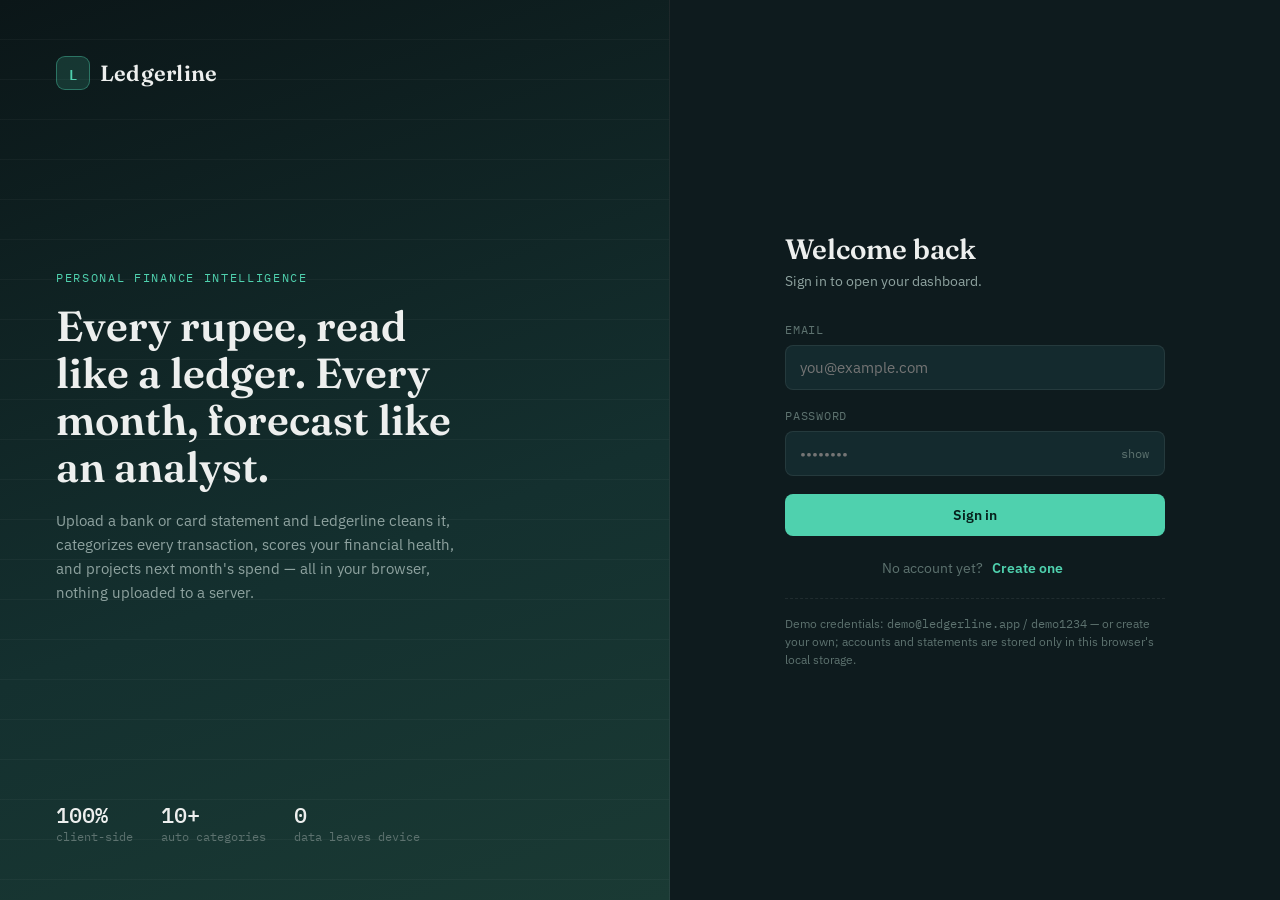
<file: index.html>
<!DOCTYPE html>
<html lang="en">
<head>
<meta charset="UTF-8">
<meta name="viewport" content="width=device-width, initial-scale=1.0">
<title>Ledgerline — Personal Finance Intelligence</title>
<link rel="preconnect" href="https://fonts.googleapis.com">
<link href="https://fonts.googleapis.com/css2?family=Fraunces:wght@500;600;700&family=IBM+Plex+Sans:wght@400;500;600&family=IBM+Plex+Mono:wght@400;500;600&display=swap" rel="stylesheet">
<link rel="stylesheet" href="css/style.css">
</head>
<body>

<div class="auth-page">
  <div class="auth-side">
    <div class="brand-mark"><span class="glyph">L</span> Ledgerline</div>
    <div class="pitch">
      <div class="eyebrow">Personal Finance Intelligence</div>
      <h1>Every rupee, read like a ledger. Every month, forecast like an analyst.</h1>
      <p>Upload a bank or card statement and Ledgerline cleans it, categorizes every transaction, scores your financial health, and projects next month's spend — all in your browser, nothing uploaded to a server.</p>
    </div>
    <div class="tape-stats">
      <div><strong>100%</strong>client-side</div>
      <div><strong>10+</strong>auto categories</div>
      <div><strong>0</strong>data leaves device</div>
    </div>
  </div>

  <div class="auth-form-wrap">
    <div class="auth-card">
      <div id="loginPanel">
        <h2>Welcome back</h2>
        <div class="sub">Sign in to open your dashboard.</div>
        <div class="auth-error" id="loginError">Incorrect email or password.</div>
        <form id="loginForm">
          <div class="field">
            <label for="loginEmail">Email</label>
            <input type="email" id="loginEmail" placeholder="you@example.com" required>
          </div>
          <div class="field">
            <label for="loginPass">Password</label>
            <div class="field-pass-wrap">
              <input type="password" id="loginPass" placeholder="••••••••" required>
              <button type="button" class="toggle-vis" data-target="loginPass">show</button>
            </div>
          </div>
          <button type="submit" class="btn btn-primary">Sign in</button>
        </form>
        <div class="auth-switch">No account yet? <button type="button" id="toSignup">Create one</button></div>
        <div class="form-note">Demo credentials: <span class="mono">demo@ledgerline.app</span> / <span class="mono">demo1234</span> — or create your own; accounts and statements are stored only in this browser's local storage.</div>
      </div>

      <div id="signupPanel" class="hidden">
        <h2>Create your account</h2>
        <div class="sub">Set up a login for this browser.</div>
        <div class="auth-error" id="signupError">Something's not right.</div>
        <form id="signupForm">
          <div class="field">
            <label for="suName">Full name</label>
            <input type="text" id="suName" placeholder="Asha Rao" required>
          </div>
          <div class="field">
            <label for="suEmail">Email</label>
            <input type="email" id="suEmail" placeholder="you@example.com" required>
          </div>
          <div class="field">
            <label for="suPass">Password</label>
            <div class="field-pass-wrap">
              <input type="password" id="suPass" placeholder="At least 6 characters" minlength="6" required>
              <button type="button" class="toggle-vis" data-target="suPass">show</button>
            </div>
          </div>
          <button type="submit" class="btn btn-primary">Create account</button>
        </form>
        <div class="auth-switch">Already have one? <button type="button" id="toLogin">Sign in</button></div>
      </div>
    </div>
  </div>
</div>

<script src="js/auth.js"></script>
</body>
</html>
</file>
<file: css/style.css>
/* ============================================================
   LEDGERLINE — design tokens
   ============================================================ */
:root {
  --ink: #0E1B1E;
  --ink-soft: #0F2023;
  --card: #142A2E;
  --card-alt: #1A3438;
  --card-border: rgba(237, 239, 238, 0.08);
  --line: rgba(237, 239, 238, 0.12);
  --teal: #4FD1AE;
  --teal-dim: rgba(79, 209, 174, 0.16);
  --amber: #E8A33D;
  --amber-dim: rgba(232, 163, 61, 0.16);
  --rose: #E1614F;
  --rose-dim: rgba(225, 97, 79, 0.16);
  --text: #EDEFEE;
  --text-muted: #8FA3A0;
  --text-faint: #5D726F;
  --radius: 14px;
  --radius-sm: 8px;
  --font-display: "Fraunces", "Georgia", serif;
  --font-body: "IBM Plex Sans", -apple-system, sans-serif;
  --font-mono: "IBM Plex Mono", "SFMono-Regular", monospace;
}

* { box-sizing: border-box; }

html, body {
  margin: 0;
  padding: 0;
  background: var(--ink);
  color: var(--text);
  font-family: var(--font-body);
  -webkit-font-smoothing: antialiased;
}

a { color: inherit; }

::selection { background: var(--teal-dim); color: var(--teal); }

::-webkit-scrollbar { width: 10px; height: 10px; }
::-webkit-scrollbar-track { background: transparent; }
::-webkit-scrollbar-thumb { background: var(--card-alt); border-radius: 10px; }

button {
  font-family: var(--font-body);
  cursor: pointer;
}

:focus-visible {
  outline: 2px solid var(--teal);
  outline-offset: 2px;
}

.mono { font-family: var(--font-mono); font-variant-numeric: tabular-nums; }

/* ============================================================
   LOGIN PAGE
   ============================================================ */
.auth-page {
  min-height: 100vh;
  display: grid;
  grid-template-columns: 1.1fr 1fr;
  background: var(--ink);
}

@media (max-width: 880px) {
  .auth-page { grid-template-columns: 1fr; }
  .auth-side { display: none; }
}

.auth-side {
  position: relative;
  background: linear-gradient(160deg, #0B1618 0%, #14302F 60%, #1A3A34 100%);
  padding: 56px;
  display: flex;
  flex-direction: column;
  justify-content: space-between;
  overflow: hidden;
  border-right: 1px solid var(--card-border);
}

.auth-side::after {
  content: "";
  position: absolute;
  inset: 0;
  background-image:
    repeating-linear-gradient(180deg, transparent 0 39px, rgba(237,239,238,0.035) 39px 40px);
  pointer-events: none;
}

.brand-mark {
  display: flex;
  align-items: center;
  gap: 10px;
  font-family: var(--font-display);
  font-size: 22px;
  font-weight: 600;
  letter-spacing: 0.01em;
  z-index: 1;
}

.brand-mark .glyph {
  width: 34px; height: 34px;
  border-radius: 9px;
  background: var(--teal-dim);
  border: 1px solid rgba(79,209,174,0.4);
  display: flex; align-items: center; justify-content: center;
  color: var(--teal);
  font-family: var(--font-mono);
  font-weight: 600;
  font-size: 14px;
}

.auth-side .pitch {
  z-index: 1;
  max-width: 420px;
}

.auth-side .pitch .eyebrow {
  font-family: var(--font-mono);
  font-size: 12px;
  letter-spacing: 0.14em;
  text-transform: uppercase;
  color: var(--teal);
  margin-bottom: 18px;
}

.auth-side .pitch h1 {
  font-family: var(--font-display);
  font-size: 42px;
  line-height: 1.12;
  font-weight: 600;
  margin: 0 0 18px;
}

.auth-side .pitch p {
  color: var(--text-muted);
  font-size: 15px;
  line-height: 1.6;
}

.tape-stats {
  z-index: 1;
  display: flex;
  gap: 28px;
  font-family: var(--font-mono);
}

.tape-stats div { font-size: 12px; color: var(--text-faint); }
.tape-stats strong { display: block; font-size: 22px; color: var(--text); font-weight: 500; }

.auth-form-wrap {
  display: flex;
  align-items: center;
  justify-content: center;
  padding: 40px 24px;
}

.auth-card {
  width: 100%;
  max-width: 380px;
}

.auth-card h2 {
  font-family: var(--font-display);
  font-size: 28px;
  margin: 0 0 6px;
  font-weight: 600;
}

.auth-card .sub {
  color: var(--text-muted);
  font-size: 14px;
  margin-bottom: 32px;
}

.field {
  margin-bottom: 18px;
}

.field label {
  display: block;
  font-size: 12px;
  font-family: var(--font-mono);
  letter-spacing: 0.06em;
  text-transform: uppercase;
  color: var(--text-faint);
  margin-bottom: 8px;
}

.field input {
  width: 100%;
  background: var(--card);
  border: 1px solid var(--card-border);
  border-radius: var(--radius-sm);
  padding: 12px 14px;
  color: var(--text);
  font-size: 14.5px;
  font-family: var(--font-body);
  transition: border-color 0.15s ease;
}

.field input:focus { border-color: var(--teal); }

.field-pass-wrap { position: relative; }
.field-pass-wrap button.toggle-vis {
  position: absolute;
  right: 10px; top: 50%;
  transform: translateY(-50%);
  background: none; border: none;
  color: var(--text-faint);
  font-size: 12px;
  font-family: var(--font-mono);
}
.field-pass-wrap button.toggle-vis:hover { color: var(--teal); }

.btn {
  display: inline-flex;
  align-items: center;
  justify-content: center;
  gap: 8px;
  border: none;
  border-radius: var(--radius-sm);
  padding: 12px 18px;
  font-size: 14px;
  font-weight: 600;
  font-family: var(--font-body);
  transition: transform 0.12s ease, opacity 0.12s ease;
}
.btn:active { transform: scale(0.98); }
.btn-primary { background: var(--teal); color: #06201B; width: 100%; }
.btn-primary:hover { opacity: 0.9; }
.btn-ghost { background: transparent; color: var(--text-muted); border: 1px solid var(--card-border); }
.btn-ghost:hover { border-color: var(--teal); color: var(--teal); }
.btn-danger { background: var(--rose-dim); color: var(--rose); border: 1px solid rgba(225,97,79,0.35); }
.btn-danger:hover { background: rgba(225,97,79,0.28); }
.btn-sm { padding: 7px 12px; font-size: 12.5px; }

.auth-switch {
  margin-top: 22px;
  font-size: 13.5px;
  color: var(--text-faint);
  text-align: center;
}
.auth-switch button {
  background: none; border: none;
  color: var(--teal);
  font-weight: 600;
  font-size: 13.5px;
}

.form-note {
  font-size: 12px;
  color: var(--text-faint);
  margin-top: 20px;
  line-height: 1.5;
  border-top: 1px dashed var(--card-border);
  padding-top: 16px;
}

.auth-error {
  background: var(--rose-dim);
  color: var(--rose);
  border: 1px solid rgba(225,97,79,0.3);
  border-radius: var(--radius-sm);
  padding: 10px 14px;
  font-size: 13px;
  margin-bottom: 18px;
  display: none;
}
.auth-error.show { display: block; }

/* ============================================================
   DASHBOARD SHELL
   ============================================================ */
.shell {
  display: grid;
  grid-template-columns: 232px 1fr;
  min-height: 100vh;
}

@media (max-width: 900px) {
  .shell { grid-template-columns: 1fr; }
  .sidebar { display: none; }
  .sidebar.open { display: flex; position: fixed; z-index: 50; height: 100vh; }
}

.sidebar {
  background: var(--ink-soft);
  border-right: 1px solid var(--card-border);
  display: flex;
  flex-direction: column;
  padding: 24px 16px;
  position: sticky;
  top: 0;
  height: 100vh;
}

.sidebar .brand-mark { padding: 0 8px 28px; }

.nav-group-label {
  font-family: var(--font-mono);
  font-size: 10.5px;
  letter-spacing: 0.12em;
  text-transform: uppercase;
  color: var(--text-faint);
  padding: 0 12px;
  margin: 18px 0 8px;
}

.nav-item {
  display: flex;
  align-items: center;
  gap: 11px;
  padding: 10px 12px;
  border-radius: var(--radius-sm);
  color: var(--text-muted);
  font-size: 13.8px;
  font-weight: 500;
  text-decoration: none;
  border: none;
  background: none;
  width: 100%;
  text-align: left;
  transition: background 0.12s ease, color 0.12s ease;
}
.nav-item .ic { font-family: var(--font-mono); font-size: 13px; width: 18px; text-align: center; color: var(--text-faint); }
.nav-item:hover { background: var(--card); color: var(--text); }
.nav-item.active { background: var(--teal-dim); color: var(--teal); }
.nav-item.active .ic { color: var(--teal); }

.nav-badge {
  margin-left: auto;
  font-family: var(--font-mono);
  font-size: 10.5px;
  background: var(--rose-dim);
  color: var(--rose);
  padding: 1px 7px;
  border-radius: 20px;
}

.sidebar-foot {
  margin-top: auto;
  padding-top: 16px;
  border-top: 1px solid var(--card-border);
}

.main {
  min-width: 0;
  display: flex;
  flex-direction: column;
}

.topbar {
  display: flex;
  align-items: center;
  justify-content: space-between;
  padding: 18px 28px;
  border-bottom: 1px solid var(--card-border);
  position: sticky;
  top: 0;
  background: rgba(14,27,30,0.9);
  backdrop-filter: blur(6px);
  z-index: 10;
}

.topbar .menu-btn { display: none; background: none; border: 1px solid var(--card-border); border-radius: 8px; color: var(--text); width: 36px; height: 36px; }
@media (max-width: 900px) { .topbar .menu-btn { display: block; } }

.topbar-title { font-family: var(--font-display); font-size: 21px; font-weight: 600; }
.topbar-title .eyebrow { display:block; font-family: var(--font-mono); font-size: 11px; letter-spacing: 0.1em; text-transform: uppercase; color: var(--text-faint); font-weight: 400; margin-bottom: 4px;}

.topbar-actions { display: flex; align-items: center; gap: 14px; }

.icon-btn {
  width: 38px; height: 38px;
  border-radius: 10px;
  border: 1px solid var(--card-border);
  background: var(--card);
  color: var(--text-muted);
  display: flex; align-items: center; justify-content: center;
  font-size: 14px;
  position: relative;
}
.icon-btn:hover { color: var(--teal); border-color: var(--teal); }

.profile-wrap { position: relative; }
.profile-chip {
  display: flex; align-items: center; gap: 10px;
  background: var(--card);
  border: 1px solid var(--card-border);
  border-radius: 30px;
  padding: 5px 14px 5px 5px;
  color: var(--text);
  font-size: 13px;
  font-weight: 500;
}
.avatar {
  width: 28px; height: 28px; border-radius: 50%;
  background: linear-gradient(135deg, var(--teal), #2a8f76);
  display: flex; align-items: center; justify-content: center;
  font-family: var(--font-mono); font-weight: 600; font-size: 12px; color: #06201B;
}

.profile-menu {
  position: absolute;
  top: calc(100% + 10px);
  right: 0;
  width: 260px;
  background: var(--card);
  border: 1px solid var(--card-border);
  border-radius: var(--radius);
  padding: 8px;
  box-shadow: 0 20px 40px rgba(0,0,0,0.4);
  display: none;
  z-index: 30;
}
.profile-menu.open { display: block; }

.profile-menu .p-head {
  padding: 12px 12px 14px;
  border-bottom: 1px solid var(--card-border);
  margin-bottom: 6px;
}
.profile-menu .p-head .name { font-weight: 600; font-size: 14px; }
.profile-menu .p-head .mail { font-size: 12px; color: var(--text-faint); font-family: var(--font-mono); }

.profile-menu .p-detail {
  display: flex; justify-content: space-between;
  padding: 8px 12px;
  font-size: 12.5px;
}
.profile-menu .p-detail .k { color: var(--text-faint); }
.profile-menu .p-detail .v { font-family: var(--font-mono); }
.profile-menu .p-detail .v.masked { letter-spacing: 2px; }

.profile-menu .p-toggle {
  display: flex; align-items: center; justify-content: space-between;
  padding: 8px 12px;
  font-size: 12.5px;
  color: var(--text-muted);
}

.switch {
  position: relative;
  width: 34px; height: 19px;
  background: var(--card-alt);
  border-radius: 20px;
  border: 1px solid var(--card-border);
  flex-shrink: 0;
}
.switch input { display: none; }
.switch .knob {
  position: absolute; top: 2px; left: 2px;
  width: 13px; height: 13px;
  background: var(--text-faint);
  border-radius: 50%;
  transition: transform 0.15s ease, background 0.15s ease;
}
.switch input:checked + .knob { transform: translateX(15px); background: var(--teal); }

.profile-menu .menu-action {
  width: 100%;
  display: flex; align-items: center; gap: 10px;
  padding: 10px 12px;
  background: none; border: none;
  color: var(--text-muted);
  font-size: 13px;
  border-radius: var(--radius-sm);
}
.profile-menu .menu-action:hover { background: var(--card-alt); color: var(--text); }
.profile-menu .menu-action.logout { color: var(--rose); margin-top: 6px; border-top: 1px solid var(--card-border); padding-top: 12px; border-radius: 0; }
.profile-menu .menu-action.logout:hover { color: #ff8a7a; }

.content {
  padding: 26px 28px 60px;
  display: flex;
  flex-direction: column;
  gap: 22px;
}

.view { display: none; flex-direction: column; gap: 22px; }
.view.active { display: flex; }

/* ============================================================
   CARDS / GRID
   ============================================================ */
.card {
  background: var(--card);
  border: 1px solid var(--card-border);
  border-radius: var(--radius);
  padding: 20px;
}

.card-head {
  display: flex;
  align-items: center;
  justify-content: space-between;
  margin-bottom: 16px;
}
.card-head h3 {
  font-family: var(--font-display);
  font-size: 16.5px;
  font-weight: 600;
  margin: 0;
}
.card-head .tag {
  font-family: var(--font-mono);
  font-size: 10.5px;
  color: var(--text-faint);
  text-transform: uppercase;
  letter-spacing: 0.08em;
}

.grid-4 { display: grid; grid-template-columns: repeat(4, 1fr); gap: 16px; }
.grid-2 { display: grid; grid-template-columns: 1.3fr 1fr; gap: 16px; }
.grid-3 { display: grid; grid-template-columns: repeat(3, 1fr); gap: 16px; }
@media (max-width: 1100px) { .grid-4 { grid-template-columns: repeat(2,1fr); } .grid-2 { grid-template-columns: 1fr; } .grid-3 { grid-template-columns: 1fr 1fr; } }
@media (max-width: 640px) { .grid-4, .grid-3 { grid-template-columns: 1fr; } }

.stat-card { position: relative; overflow: hidden; }
.stat-card .label { font-family: var(--font-mono); font-size: 11px; text-transform: uppercase; letter-spacing: 0.08em; color: var(--text-faint); }
.stat-card .value { font-family: var(--font-mono); font-size: 26px; font-weight: 500; margin: 8px 0 4px; }
.stat-card .delta { font-size: 12px; }
.stat-card .delta.up { color: var(--teal); }
.stat-card .delta.down { color: var(--rose); }
.stat-card .icon-corner { position: absolute; top: 16px; right: 16px; font-family: var(--font-mono); font-size: 11px; color: var(--text-faint); }

/* health gauge */
.gauge-wrap { display: flex; align-items: center; gap: 22px; }
.gauge-label-block { flex: 1; }
.gauge-score { font-family: var(--font-mono); font-size: 44px; font-weight: 500; }
.gauge-tag { font-family: var(--font-mono); font-size: 11.5px; letter-spacing: 0.06em; text-transform: uppercase; padding: 4px 10px; border-radius: 20px; display: inline-block; margin-top: 8px; }
.gauge-desc { font-size: 12.5px; color: var(--text-muted); margin-top: 10px; line-height: 1.5; }

.upload-zone {
  border: 1.5px dashed var(--card-border);
  border-radius: var(--radius);
  padding: 34px 20px;
  text-align: center;
  transition: border-color 0.15s ease, background 0.15s ease;
}
.upload-zone.drag { border-color: var(--teal); background: var(--teal-dim); }
.upload-zone .up-icon { font-family: var(--font-mono); font-size: 22px; color: var(--teal); margin-bottom: 10px; }
.upload-zone h4 { font-family: var(--font-display); margin: 0 0 6px; font-size: 17px; }
.upload-zone p { color: var(--text-faint); font-size: 12.5px; margin: 0 0 16px; }

.chip-row { display: flex; gap: 8px; flex-wrap: wrap; margin-top: 14px; justify-content: center; }
.chip {
  font-family: var(--font-mono);
  font-size: 11px;
  padding: 5px 10px;
  border-radius: 20px;
  background: var(--card-alt);
  color: var(--text-faint);
  border: 1px solid var(--card-border);
}

table { width: 100%; border-collapse: collapse; font-size: 13px; }
thead th {
  text-align: left;
  font-family: var(--font-mono);
  font-size: 10.5px;
  text-transform: uppercase;
  letter-spacing: 0.06em;
  color: var(--text-faint);
  padding: 10px 12px;
  border-bottom: 1px solid var(--card-border);
  position: sticky; top: 0; background: var(--card);
}
tbody td { padding: 10px 12px; border-bottom: 1px solid var(--card-border); color: var(--text-muted); }
tbody tr:hover td { background: var(--card-alt); color: var(--text); }
tbody td.amt-credit { color: var(--teal); font-family: var(--font-mono); }
tbody td.amt-debit { color: var(--text); font-family: var(--font-mono); }

.table-scroll { max-height: 420px; overflow: auto; border-radius: var(--radius-sm); }

.cat-pill {
  font-size: 11px;
  font-family: var(--font-mono);
  padding: 3px 9px;
  border-radius: 20px;
  background: var(--card-alt);
  border: 1px solid var(--card-border);
}

.toolbar { display: flex; gap: 10px; align-items: center; flex-wrap: wrap; }
.toolbar input[type=text], .toolbar select {
  background: var(--card-alt);
  border: 1px solid var(--card-border);
  color: var(--text);
  border-radius: var(--radius-sm);
  padding: 8px 12px;
  font-size: 13px;
  font-family: var(--font-body);
}

.empty-state {
  text-align: center;
  padding: 40px 20px;
  color: var(--text-faint);
  font-size: 13px;
}
.empty-state .big { font-family: var(--font-display); font-size: 16px; color: var(--text-muted); margin-bottom: 6px; }

.blocklist-row {
  display: grid;
  grid-template-columns: 1fr auto auto auto;
  align-items: center;
  gap: 12px;
  padding: 12px;
  border-radius: var(--radius-sm);
  background: var(--card-alt);
  margin-bottom: 8px;
}
.blocklist-row .who { font-weight: 600; font-size: 13.5px; }
.blocklist-row .due { font-family: var(--font-mono); font-size: 11px; color: var(--text-faint); }
.blocklist-row .amt { font-family: var(--font-mono); font-size: 14px; }
.status-pill {
  font-family: var(--font-mono);
  font-size: 10.5px;
  text-transform: uppercase;
  letter-spacing: 0.05em;
  padding: 4px 9px;
  border-radius: 20px;
}
.status-pill.pending { background: var(--amber-dim); color: var(--amber); }
.status-pill.overdue { background: var(--rose-dim); color: var(--rose); }
.status-pill.paid { background: var(--teal-dim); color: var(--teal); }

.add-form { display: flex; gap: 8px; flex-wrap: wrap; margin-top: 14px; }
.add-form input { flex: 1; min-width: 120px; }

.insight-line {
  display: flex; gap: 10px; align-items: flex-start;
  padding: 10px 0;
  border-bottom: 1px solid var(--card-border);
  font-size: 13px;
  color: var(--text-muted);
}
.insight-line:last-child { border-bottom: none; }
.insight-line .dot { width: 6px; height: 6px; border-radius: 50%; background: var(--teal); margin-top: 6px; flex-shrink: 0; }

.footer-note {
  text-align: center;
  color: var(--text-faint);
  font-size: 11.5px;
  font-family: var(--font-mono);
  padding: 10px 0 30px;
}

.hidden { display: none !important; }

.canvas-wrap { position: relative; height: 260px; }
.canvas-wrap.small { height: 200px; }

.toast {
  position: fixed;
  bottom: 24px; right: 24px;
  background: var(--card);
  border: 1px solid var(--teal);
  color: var(--text);
  padding: 12px 18px;
  border-radius: var(--radius-sm);
  font-size: 13px;
  box-shadow: 0 12px 30px rgba(0,0,0,0.4);
  z-index: 100;
  transform: translateY(20px);
  opacity: 0;
  transition: all 0.25s ease;
  pointer-events: none;
}
.toast.show { transform: translateY(0); opacity: 1; }
</file>
